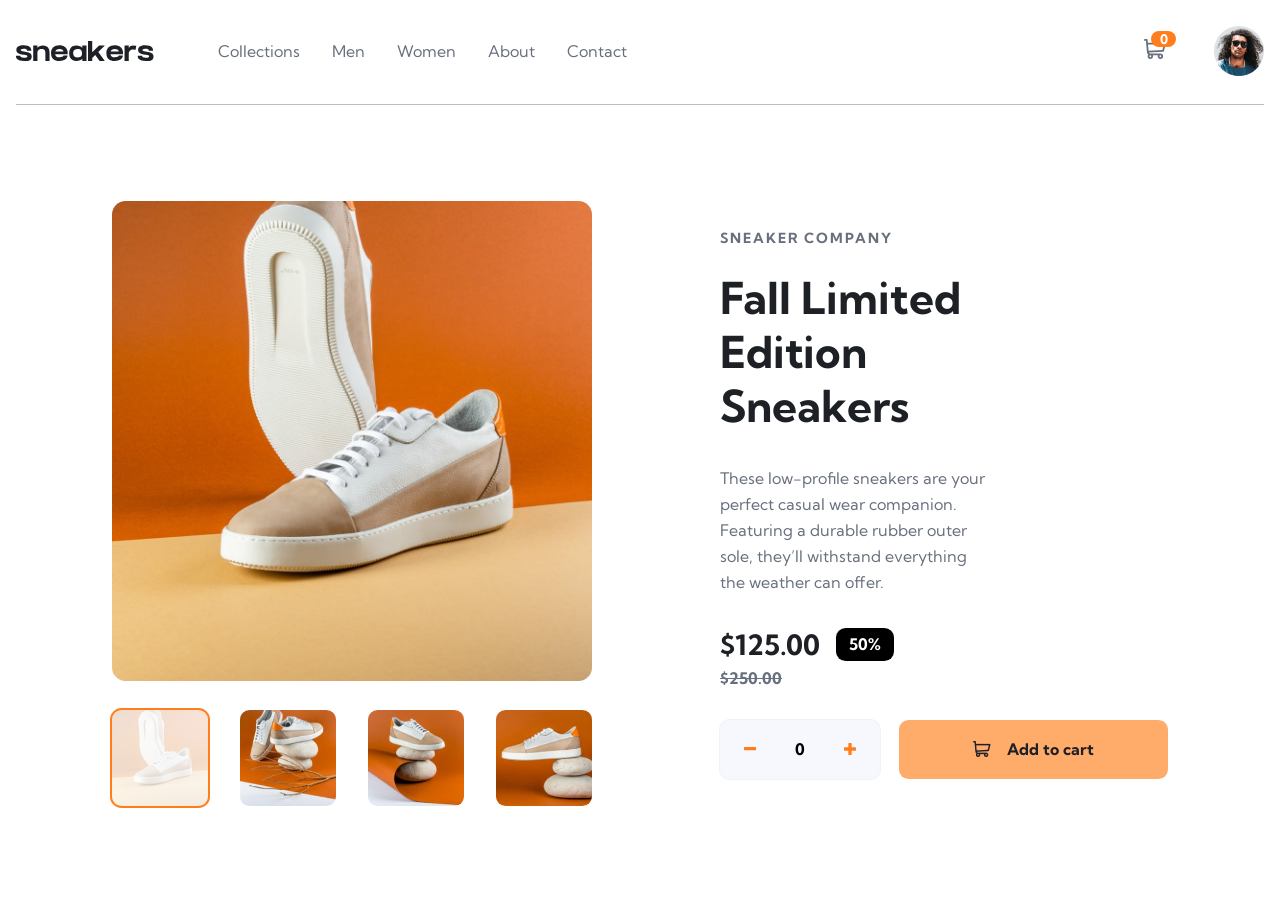
<file: index.html>
<!DOCTYPE html>
<html lang="en">
    <head>
        <meta charset="UTF-8">
        <meta name="viewport" content="width=device-width, initial-scale=1.0">
        <!-- displays site properly based on user's device -->
        <link rel="icon" type="image/png" sizes="32x32" href="./images/favicon-32x32.png">
        <link rel="stylesheet" href="./ecommerce-product.css">
        <link rel="preconnect" href="https://fonts.googleapis.com">
        <link rel="preconnect" href="https://fonts.gstatic.com" crossorigin>
        <link href="https://fonts.googleapis.com/css2?family=Kumbh+Sans:wght,YOPQ@100..900,300&display=swap" rel="stylesheet">
        <title>Frontend Mentor | E-commerce product page</title>
    </head>
    <body>
        <main class="main-container-page">
            <header class="header">
                <div class="header-left">
                    <button class="burger-menu">
                    <img src="./images/icon-menu.svg" alt="Menu Icon" class="menu-icon">
                    </button>
                    <img 
                        src="./images/logo.svg" 
                        alt="Sneakers logo"
                        class="header-logo"
                        >
                    <div class="overlay"></div>
                    <nav class="navigation">
                        <button class="close-menu">
                        <img src="./images/icon-close.svg" alt="CloseMenu Icon" class="close-icon">
                        </button>
                        <ul class="navbar">
                            <li><a href="#">Collections</a></li>
                            <li><a href="#">Men</a></li>
                            <li><a href="#">Women</a></li>
                            <li><a href="#">About</a></li>
                            <li><a href="#">Contact</a></li>
                        </ul>
                    </nav>
                </div>
                <div class="header-right">
                    <div class="cart-wrapper">
                        <button class="shopping-cart-btn">
                            <img src="./images/icon-cart.svg" alt="Shopping Cart" class="cart">
                            <div class="cart-count">
                                <span class="cart-quantity">0</span>
                            </div>
                        </button>
                        <img 
                            src="./images/image-avatar.png" 
                            alt="User Profile" 
                            class="avatar"
                            >
                    </div>
                </div>
                <div class="cart-basket" id="cartBasket">
                    <p class="cart-text">Cart</p>
                    <div class="cart-basket-item empty">
                        <p class="cart-notice">Your cart is empty.</p>
                    </div>
                    <div class="checkout-btn">
                        <button class="checkout empty">Checkout</button>
                    </div>
                </div>
            </header>
            <section class="product-container">
                <!-- product gallery -->
                <div class="product-gallery">
                    <figure class="main-image">
                        <button class="slider-btn prev">
                            <svg width="9" height="14" viewBox="0 0 9 14" fill="none" xmlns="http://www.w3.org/2000/svg">
                                <path d="M7.8356 1.06067L2.12132 6.77495L7.8356 12.4892" stroke="#1D2026" stroke-width="3"/>
                            </svg>
                        </button>
                        <img
                            src="./images/image-product-1.jpg" 
                            alt="Product One" 
                            id="mainProductImage"
                            >
                        <button class="slider-btn next">
                            <svg width="9" height="14" viewBox="0 0 9 14" fill="none" xmlns="http://www.w3.org/2000/svg">
                                <path d="M1.06067 1.06067L6.77495 6.77495L1.06067 12.4892" stroke="#1D2026" stroke-width="3"/>
                            </svg>
                        </button>
                    </figure>
                    <!-- product thumbnail -->
                    <div class="product-thumbnail">
                        <button class="thumb active" data-image="../images/image-product-1.jpg">
                        <img 
                            src="./images/image-product-1-thumbnail.jpg" 
                            alt="">
                        </button>
                        <button class="thumb" data-image="../images/image-product-2.jpg">
                        <img 
                            src="./images/image-product-2-thumbnail.jpg" 
                            alt="">
                        </button>
                        <button class="thumb" data-image="../images/image-product-3.jpg">
                        <img 
                            src="./images/image-product-3-thumbnail.jpg" 
                            alt="">
                        </button>
                        <button class="thumb" data-image="../images/image-product-4.jpg">
                        <img 
                            src="./images/image-product-4-thumbnail.jpg" 
                            alt="">
                        </button>
                    </div>
                </div>
                <!-- lightbox -->
                <div class="lightbox" id="lightbox">
                    <div class="lightbox-overlay">
                        <button class="close-lightbox">
                            <svg width="20" height="20" viewBox="0 0 20 20" fill="none" xmlns="http://www.w3.org/2000/svg">
                                <path fill-rule="evenodd" clip-rule="evenodd" d="M20 2.85714L17.1429 0L10 7.14286L2.85714 0L0 2.85714L7.14286 10L0 17.1429L2.85714 20L10 12.8571L17.1429 20L20 17.1429L12.8571 10L20 2.85714Z" fill="white"/>
                            </svg>
                        </button>
                        <figure class="lightbox-image">
                            <button class="slider-btn-lightbox lightbox-prev">
                                <svg width="9" height="14" viewBox="0 0 9 14" fill="none" xmlns="http://www.w3.org/2000/svg">
                                    <path d="M7.8356 1.06067L2.12132 6.77495L7.8356 12.4892" stroke="#1D2026" stroke-width="3"/>
                                </svg>
                            </button>
                            <img
                                src="./images/image-product-1.jpg"
                                alt="Product One"
                                id="lightboxMainImage"
                                >
                            <button class="slider-btn-lightbox lightbox-next">
                                <svg width="9" height="14" viewBox="0 0 9 14" fill="none" xmlns="http://www.w3.org/2000/svg">
                                    <path d="M1.06067 1.06067L6.77495 6.77495L1.06067 12.4892" stroke="#1D2026" stroke-width="3"/>
                                </svg>
                            </button>
                        </figure>
                        <!-- product thumbnail -->
                        <div class="product-thumbnail">
                            <button class="thumb active" data-image="../images/image-product-1.jpg">
                            <img 
                                src="./images/image-product-1-thumbnail.jpg" 
                                alt="">
                            </button>
                            <button class="thumb" data-image="../images/image-product-2.jpg">
                            <img 
                                src="./images/image-product-2-thumbnail.jpg" 
                                alt="">
                            </button>
                            <button class="thumb" data-image="../images/image-product-3.jpg">
                            <img 
                                src="./images/image-product-3-thumbnail.jpg" 
                                alt="">
                            </button>
                            <button class="thumb" data-image="../images/image-product-4.jpg">
                            <img 
                                src="./images/image-product-4-thumbnail.jpg" 
                                alt="">
                            </button>
                        </div>
                    </div>
                </div>
                <!-- product details -->
                <div class="product-details">
                    <p class="sneaker-company">Sneaker Company</p>
                    <h1 class="product-header">Fall Limited Edition Sneakers</h1>
                    <p class="product-details-txt">
                        These low-profile sneakers are your perfect casual wear companion. Featuring a 
                        durable rubber outer sole, they’ll withstand everything the weather can offer.
                    </p>
                    <div class="pricing">
                        <p class="discounted-price">$125.00</p>
                        <p class="discount-percentage">50%</p>
                    </div>
                    <p class="original-price">$250.00</p>
                    <div class="purchase-controls">
                        <div class="quantity-container">
                            <img src="./images/icon-minus.svg" alt="" class="minus">
                            <span class="quantity-count">0</span>
                            <img src="./images/icon-plus.svg" alt="" class="plus">
                        </div>
                        <button type="button" class="add-to-cart-btn">
                            <img src="./images/cart-black.png" alt="">
                            <p>Add to cart</p>
                        </button>
                    </div>
                </div>
            </section>
        </main>
        <script src="./ecommerce-product.js"></script>
    </body>
</html>
</file>
<file: ecommerce-product.css>
* {
	padding: 0;
	margin: 0;
	scroll-behavior: smooth;
	box-sizing: border-box;
	font-family: "Kumbh Sans", sans-serif;
}

:root {
	--Orange: hsl(26, 100%, 55%);
	--Orange-ii: #FFAB6A;
	--Pale-orange: hsl(25, 100%, 94%);

	--Very-dark-blue: hsl(220, 13%, 13%);
	--Dark-grayish-blue: hsl(219, 9%, 45%);
	--Grayish-blue: hsl(220, 14%, 75%);
	--Light-grayish-blue: hsl(223, 64%, 98%);
	--White: hsl(0, 0%, 100%);
	--Black: hsl(0, 0%, 0%);

	--fw-regular: 400;
	--fw-bold: 700;

	--fs-xs: 0.75rem;
	--fs-sm: 0.875rem;
	--fs-base: 1rem;
	--fs-md: 1.25rem;
	--fs-lg: 1.75rem;
	--fs-xl: 2.75rem;

	--fs-heading: clamp(1.75rem, 5vw, 2.75rem);

	--padding-sm: 1.25rem;
	--padding-md: 2rem;

	--space-xs: 0.4rem;
	--space-sm: 0.8rem;
	--space-md: 1rem;
	--space-lg: 1.2rem;
	--space-xl: 1.4rem;
	--space-2xl: 1.5rem; 
	--space-3xl: 1.8rem;
	--space-4xl: 2.8rem;
}

body  {
	display: flex;
	justify-content: center;
	background-color: var(--White);
}

.main-container-page {
	width: 100%;
	max-width: 1400px;
    margin: 0 auto;
    padding: var(--space-md);
}

header {
	display: flex;
	position: relative;
	align-items: center;
	margin-top: 0.6rem;
	padding-bottom: var(--space-3xl);
	border-bottom: 1px solid var(--Grayish-blue);
	justify-content: space-between;
}

.header-left {
	gap: 4rem;
	display: flex;
	align-items: center;
}

.navbar {
	gap: 2rem;
	display: flex;
	list-style: none;
}

a {
	position: relative;
	text-decoration: none;
	padding-bottom: 2.8rem;
	font-size: var(--fs-base);
	color: var(--Dark-grayish-blue);
	font-weight: var(--fw-regular);
}

a::after {
	content: "";
	position: absolute;
	left: 0;
	bottom: 0;
	height: 4px;
	width: 0%;
	transition: width 0.3s ease;
	background-color: var(--Orange);
}

a:hover::after {
	width: 100%;
	animation: heartbeat116 1.5s ease-in-out 0.3s infinite;
}

/* CART BASKET */
.cart-basket {
	top: 4rem;
	width: calc(100% - 0.5rem);
	right: -4rem;
	z-index: 1000;
	height: auto;
	display: none;
	max-width: 22.75rem;
	min-height: 12.5rem;
	position: absolute;
	flex-direction: column;
	align-items: stretch;
	background: var(--White);
    justify-content: center;
	border-radius: var(--space-sm);
	padding: var(--space-2xl) 0 var(--space-2xl) 0;
	box-shadow: rgba(100, 100, 111, 0.2) 0px 7px 29px 0px;
}

.cart-basket.show {
	display: block;
}

.cart-basket-item {
	height: 11vh;
	display: flex;
	align-items: center;
	flex-direction: column;
	justify-content: center;
}

.cart-text {
    padding-bottom: 1.4rem;
	font-size: var(--fs-base);
	font-weight: var(--fw-bold);
	padding-left: var(--space-sm);
	border-bottom: 1px solid var(--Grayish-blue);
}

.cart-notice {
    text-align: center;
	font-weight: var(--fw-bold);
	padding-top: var(--space-md);
	color: var(--Dark-grayish-blue);
}

.cart-basket .cart-item {
    gap: var(--space-lg);
    display: flex;
	align-items: center;
	justify-content: center;
}

.cart-basket .cart-basket-item img {
	width: 3.125rem;
	height: 3.125rem;
	object-fit: cover;
	border-radius: var(--space-xs);
}

.cart-wrapper {
	gap: 3rem;
	display: flex;
	position: relative;
	align-items: center;
}

.cart-count {
	top: -8px;
	right: -10px;
	display: flex;
	cursor: pointer;
	min-height: 0.5rem;
	position: absolute;
	align-items: center;
	color: var(--White);
	min-width: 1.5625rem;
	border-radius: 0.625rem;
	justify-content: center;
	background-color: var(--Orange);
	font-weight: var(--fw-bold);
}

.shopping-cart-btn {
	border: none;
	cursor: pointer;
	background: none;
	position: relative;
}

.cart-basket-item.empty .cart-item {
	display: none;
}

.checkout.empty {
	display: none;
}

.cart-basket-item:not(.empty) .cart-notice {
	display: none;
}

.checkout-btn {
	display: flex;
	align-items: center;
	justify-content: center;
}

.checkout {
	width: 90%;
	border: none;
	cursor: pointer;
	border-radius: 0.6rem;
	font-size: var(--fs-base);
	font-weight: var(--fw-bold);
	background-color: var(--Orange);
	padding: var(--space-md) var(--space-md);
}

.delete-item {
	border: none;
	cursor: pointer;
	background: none;
}

.item-details p,
.item-details-txt {
	margin-bottom: var(--space-xs);
	color: var(--Dark-grayish-blue);
}

.total-price {
	color: var(--Black);
	font-weight: var(--fw-bold);
}

.avatar {
    cursor: pointer;
	object-fit: cover;
	width: clamp(1.875rem, 5vw, 50px);
}

.avatar:hover {
    border-radius: 50%;
    border: 2px solid var(--Orange);
}

.burger-menu,
.close-menu {
	display: none;
}

.overlay {
	position: fixed;
	top: 0;
	left: 0;
	width: 100%;
	height: 100vh;
	background: rgba(0, 0, 0, 0.75);
	opacity: 0;
	visibility: hidden;
	transition: 0.3s ease;
	z-index: 1;
}

.overlay.active {
	opacity: 1;
	visibility: visible;
}

.product-container {
	gap: 8rem;
	display: flex;
	margin: 6rem;
	align-items: center;
}

.product-gallery figure {
	width: 100%;
	max-width: none;
	margin: 0;
}

.product-gallery figure img {
	width: 100%;
	height: auto;
	cursor: pointer;
	display: block;
	max-width: 500px;
	border-radius: 0.85rem;
}

.slider-btn {
	display: none;
}

/* thumbnails */
.product-thumbnail {
	gap: 2rem;
	display: flex;
	margin-top: var(--space-3xl);
}

.product-thumbnail button {
	padding: 0;
	border: none;
	cursor: pointer;
	border-radius: 0.6rem;
	background: var(--White);
}

.product-thumbnail img {
	width: 6rem;
	height: 6rem;
	display: block;
	object-fit: cover;
	border-radius: 0.6rem;
}

.product-thumbnail img:hover {
	opacity: 0.4;
}

.product-thumbnail button.active {
	border-radius: 0.6rem;
	outline: 2px solid var(--Orange);
}

.product-thumbnail button.active img {
	opacity: 0.2;
}

/* product-details */
.sneaker-company {
	letter-spacing: 0.12rem;
	text-transform: uppercase;
	color: var(--Dark-grayish-blue);
	font-size: var(--fs-sm);
	font-weight: var(--fw-bold);
}

.product-header {
	width: 70%;
	margin-top: var(--space-2xl);
	color: var(--Very-dark-blue);
	font-size: var(--fs-heading);
	margin-bottom: var(--padding-md);
}

.product-details-txt {
	width: 60%;
	line-height: 1.625;
	margin-bottom: 2rem;
	font-size: var(--fs-base);
	color: var(--Dark-grayish-blue);
}

.pricing {
    display: flex;
	align-items: center;
	gap: var(--space-md);
}

.discounted-price {
	color: var(--Very-dark-blue);
	font-size: var(--fs-lg);
	font-weight: var(--fw-bold);
}

.discount-percentage {
	color: var(--White);
	border-radius: 0.6rem;
	font-weight: var(--fw-bold);
	background-color: var(--Black);
	padding: var(--space-xs) var(--space-sm);
}

.original-price {
	margin-top: var(--space-xs);
	margin-bottom: var(--padding-md);
	text-decoration: line-through;
	color: var(--Dark-grayish-blue);
	font-size: var(--fs-base);
	font-weight: var(--fw-bold);
}

.purchase-controls {
    display: flex;
	gap: var(--space-lg);
	align-items: center;
}

.quantity-container {
	padding: var(--space-lg) var(--space-2xl);
	border-radius: 0.6rem;
	display: flex;
	align-items: center;
	justify-content: space-between;
	background-color: var(--Light-grayish-blue);
	width: 100%;
	max-width: 160px;
	box-shadow: rgba(0, 0, 0, 0.05) 0px 0px 0px 1px;
}

.quantity-container img {
	cursor: pointer;
}

.quantity-count {
	font-weight: var(--fw-bold);
}

.add-to-cart-btn {
	gap: var(--space-md);
	width: 100%;
	border: none;
	display: flex;
	cursor: pointer;
	max-width: 320px;
	align-items: center;
	border-radius: 0.6rem;
	justify-content: center;
	transition: all ease 0.3s;
	background-color: var(--Orange);
	padding: var(--space-lg) var(--space-2xl);
	box-shadow: 0px 10px 50px 10px rgba(255, 126, 27, 0.25);
}

.add-to-cart-btn:disabled {
	box-shadow: none;
}

.add-to-cart-btn:disabled,
.add-to-cart-btn:hover {
	background-color: var(--Orange-ii);
}

.add-to-cart-btn p,
.add-to-cart-btn img {
	color: var(--Very-dark-blue);
	font-size: var(--fs-base);
	font-weight: var(--fw-bold);
}

/* LIGHTBOX */
.lightbox {
	inset: 0;
	display: none;
	z-index: 1000;
	position: fixed;
	background: rgba(0, 0, 0, .75);
}

.lightbox.show {
	display: block;
}

.lightbox-overlay {
	top: 50%;
	left: 50%;
	position: absolute;
	transform: translate(-50%, -50%);
}

.lightbox-image {
	position: relative;
}

.lightbox-image img {
	width: 31.25rem;
	border-radius: 0.75rem;
}

.close-lightbox {
	right: 0;
	border: none;
	top: -2.5rem;
	cursor: pointer;
	background: none;
	position: absolute;
	color: var(--White);
}

.close-lightbox svg {
	width: var(--space-sm);
	transition: all ease 0.3s;
}

.close-lightbox svg:hover path {
	fill: var(--Orange);
}

.slider-btn-lightbox {
	top: 50%;
	width: 3rem;
	height: 3rem;
	border: none;
	cursor: pointer;
	border-radius: 50%;
	transform: translateY(-50%);
	position: absolute;
	background: var(--White);
}

.lightbox-prev {
	left: -1.5rem;
}

.lightbox-next {
    right: -1.5rem;
}

@media (max-width: 1024px) {
	body {
		margin-left: 3rem;
		margin-right: 3rem;
	}

	.navigation {
		top: 0;
		z-index: 1001;
		left: -16.5625rem;
		width: 16.5625rem;
		height: 100vh;
		position: fixed;
		transition: left 0.3s ease;
		background-color: var(--White);
		padding: var(--space-2xl) var(--space-2xl);
	}

	.navigation.active {
		left: 0;
	}

	.navbar {
		display: flex;
		margin-top: 3rem;
		flex-direction: column;
	}

	.burger-menu,
	.close-menu {
		display: block;
		border: none;
		background: none;
	}

	header {
		margin-top: 0;
		border-bottom: 0;
	}

	.header-left,
    .header-right {
		gap: var(--space-md);
	}

	li a {
		color: var(--Very-dark-blue);
		font-weight: var(--fw-bold);
	}

	.product-container {
		margin: 0;
		gap: 2rem;
		flex-direction: column;
	}

	.product-gallery figure {
		width: 100%;
		max-width: none;
		aspect-ratio: 16 / 9;
	}

	.product-gallery figure img {
		width: 100%;
		height: 100%;
		max-width: none;
		object-fit: cover;
	}

	.product-thumbnail {
		display: none;
	}

	.quantity-container,
	.add-to-cart-btn {
		width: 100%;
		max-width: none;
	}

	.main-image {
		position: relative;
	}

	.slider-btn {
		display: flex;
		position: absolute;
		top: 50%;
		transform: translateY(-50%);
		width: 2.5rem;
		height: 2.5rem;
		border: none;
		border-radius: 50%;
		cursor: pointer;
		align-items: center;
		background: var(--White);
		justify-content: center;
	}

	.prev {
		left: var(--space-md);
	}

    .next {
        right: var(--space-md);
    }

    .cart-basket {
        right: 0;
        left: auto;
        width: 100%;
        max-width: 22.75rem;
        border-radius: var(--space-sm);
        box-shadow: rgba(100, 100, 111, 0.2) 0px 7px 29px 0px;
    }

	.lightbox,
	.lightbox.show {
		display: none;
	}
}

@media (max-width: 768px) {
	.product-container {
		gap: 2rem;
	}

	.product-header,
	.product-details-txt {
		width: 100%;
	}

	.product-gallery figure {
		width: 100%;
		max-width: none;
		margin: 0;
	}

	.product-gallery figure img {
		display: block;
		height: 100%;
		object-fit: cover;
	}
}

@media (max-width: 640px) {
	.purchase-controls {
		flex-direction: column;
	}
}

@media (max-width: 486px) {
	body {
		margin: 0;
	}

	.product-gallery figure img {
		display: block;
		width: 100vw;
		height: auto;
		max-height: 18.75rem;
		border-radius: 0;
	}

	.quantity-container,
	.add-to-cart-btn {
		width: 100%;
		max-width: none;
	}

	.cart-wrapper {
		gap: 2rem;
	}

    .cart-basket-item {
        gap: 0;
    }
}

@media (max-width: 375px) {
    .cart-basket .cart-basket-item {
        display: flex;
    }
}
</file>
<file: src/ecommerce-product.css>
* {
	padding: 0;
	margin: 0;
	scroll-behavior: smooth;
	box-sizing: border-box;
	font-family: "Kumbh Sans", sans-serif;
}

:root {
	--Orange: hsl(26, 100%, 55%);
	--Orange-ii: #FFAB6A;
	--Pale-orange: hsl(25, 100%, 94%);

	--Very-dark-blue: hsl(220, 13%, 13%);
	--Dark-grayish-blue: hsl(219, 9%, 45%);
	--Grayish-blue: hsl(220, 14%, 75%);
	--Light-grayish-blue: hsl(223, 64%, 98%);
	--White: hsl(0, 0%, 100%);
	--Black: hsl(0, 0%, 0%);

	--fw-regular: 400;
	--fw-bold: 700;

	--fs-xs: 0.75rem;
	--fs-sm: 0.875rem;
	--fs-base: 1rem;
	--fs-md: 1.25rem;
	--fs-lg: 1.75rem;
	--fs-xl: 2.75rem;

	--fs-heading: clamp(1.75rem, 5vw, 2.75rem);

	--padding-sm: 1.25rem;
	--padding-md: 2rem;

	--space-xs: 0.4rem;
	--space-sm: 0.8rem;
	--space-md: 1rem;
	--space-lg: 1.2rem;
	--space-xl: 1.4rem;
	--space-2xl: 1.5rem; 
	--space-3xl: 1.8rem;
	--space-4xl: 2.8rem;
}

body  {
	display: flex;
	justify-content: center;
	background-color: var(--White);
}

.main-container-page {
	width: 100%;
	max-width: 1400px;
    margin: 0 auto;
    padding: var(--space-md);
}

header {
	display: flex;
	position: relative;
	align-items: center;
	margin-top: 0.6rem;
	padding-bottom: var(--space-3xl);
	border-bottom: 1px solid var(--Grayish-blue);
	justify-content: space-between;
}

.header-left {
	gap: 4rem;
	display: flex;
	align-items: center;
}

.navbar {
	gap: 2rem;
	display: flex;
	list-style: none;
}

a {
	position: relative;
	text-decoration: none;
	padding-bottom: 2.8rem;
	font-size: var(--fs-base);
	color: var(--Dark-grayish-blue);
	font-weight: var(--fw-regular);
}

a::after {
	content: "";
	position: absolute;
	left: 0;
	bottom: 0;
	height: 4px;
	width: 0%;
	transition: width 0.3s ease;
	background-color: var(--Orange);
}

a:hover::after {
	width: 100%;
	animation: heartbeat116 1.5s ease-in-out 0.3s infinite;
}

/* CART BASKET */
.cart-basket {
	top: 4rem;
	width: calc(100% - 0.5rem);
	right: -4rem;
	z-index: 1000;
	height: auto;
	display: none;
	max-width: 22.75rem;
	min-height: 12.5rem;
	position: absolute;
	flex-direction: column;
	align-items: stretch;
	background: var(--White);
    justify-content: center;
	border-radius: var(--space-sm);
	padding: var(--space-2xl) 0 var(--space-2xl) 0;
	box-shadow: rgba(100, 100, 111, 0.2) 0px 7px 29px 0px;
}

.cart-basket.show {
	display: block;
}

.cart-basket-item {
	height: 11vh;
	display: flex;
	align-items: center;
	flex-direction: column;
	justify-content: center;
}

.cart-text {
    padding-bottom: 1.4rem;
	font-size: var(--fs-base);
	font-weight: var(--fw-bold);
	padding-left: var(--space-sm);
	border-bottom: 1px solid var(--Grayish-blue);
}

.cart-notice {
    text-align: center;
	font-weight: var(--fw-bold);
	padding-top: var(--space-md);
	color: var(--Dark-grayish-blue);
}

.cart-basket .cart-item {
    gap: var(--space-lg);
    display: flex;
	align-items: center;
	justify-content: center;
}

.cart-basket .cart-basket-item img {
	width: 3.125rem;
	height: 3.125rem;
	object-fit: cover;
	border-radius: var(--space-xs);
}

.cart-wrapper {
	gap: 3rem;
	display: flex;
	position: relative;
	align-items: center;
}

.cart-count {
	top: -8px;
	right: -10px;
	display: flex;
	cursor: pointer;
	min-height: 0.5rem;
	position: absolute;
	align-items: center;
	color: var(--White);
	min-width: 1.5625rem;
	border-radius: 0.625rem;
	justify-content: center;
	background-color: var(--Orange);
	font-weight: var(--fw-bold);
}

.shopping-cart-btn {
	border: none;
	cursor: pointer;
	background: none;
	position: relative;
}

.cart-basket-item.empty .cart-item {
	display: none;
}

.checkout.empty {
	display: none;
}

.cart-basket-item:not(.empty) .cart-notice {
	display: none;
}

.checkout-btn {
	display: flex;
	align-items: center;
	justify-content: center;
}

.checkout {
	width: 90%;
	border: none;
	cursor: pointer;
	border-radius: 0.6rem;
	font-size: var(--fs-base);
	font-weight: var(--fw-bold);
	background-color: var(--Orange);
	padding: var(--space-md) var(--space-md);
}

.delete-item {
	border: none;
	cursor: pointer;
	background: none;
}

.item-details p,
.item-details-txt {
	margin-bottom: var(--space-xs);
	color: var(--Dark-grayish-blue);
}

.total-price {
	color: var(--Black);
	font-weight: var(--fw-bold);
}

.avatar {
    cursor: pointer;
	object-fit: cover;
	width: clamp(1.875rem, 5vw, 50px);
}

.avatar:hover {
    border-radius: 50%;
    border: 2px solid var(--Orange);
}

.burger-menu,
.close-menu {
	display: none;
}

.overlay {
	position: fixed;
	top: 0;
	left: 0;
	width: 100%;
	height: 100vh;
	background: rgba(0, 0, 0, 0.75);
	opacity: 0;
	visibility: hidden;
	transition: 0.3s ease;
	z-index: 1;
}

.overlay.active {
	opacity: 1;
	visibility: visible;
}

.product-container {
	gap: 8rem;
	display: flex;
	margin: 6rem;
	align-items: center;
}

.product-gallery figure {
	width: 100%;
	max-width: none;
	margin: 0;
}

.product-gallery figure img {
	width: 100%;
	height: auto;
	cursor: pointer;
	display: block;
	max-width: 500px;
	border-radius: 0.85rem;
}

.slider-btn {
	display: none;
}

/* thumbnails */
.product-thumbnail {
	gap: 2rem;
	display: flex;
	margin-top: var(--space-3xl);
}

.product-thumbnail button {
	padding: 0;
	border: none;
	cursor: pointer;
	border-radius: 0.6rem;
	background: var(--White);
}

.product-thumbnail img {
	width: 6rem;
	height: 6rem;
	display: block;
	object-fit: cover;
	border-radius: 0.6rem;
}

.product-thumbnail img:hover {
	opacity: 0.4;
}

.product-thumbnail button.active {
	border-radius: 0.6rem;
	outline: 2px solid var(--Orange);
}

.product-thumbnail button.active img {
	opacity: 0.2;
}

/* product-details */
.sneaker-company {
	letter-spacing: 0.12rem;
	text-transform: uppercase;
	color: var(--Dark-grayish-blue);
	font-size: var(--fs-sm);
	font-weight: var(--fw-bold);
}

.product-header {
	width: 70%;
	margin-top: var(--space-2xl);
	color: var(--Very-dark-blue);
	font-size: var(--fs-heading);
	margin-bottom: var(--padding-md);
}

.product-details-txt {
	width: 60%;
	line-height: 1.625;
	margin-bottom: 2rem;
	font-size: var(--fs-base);
	color: var(--Dark-grayish-blue);
}

.pricing {
    display: flex;
	align-items: center;
	gap: var(--space-md);
}

.discounted-price {
	color: var(--Very-dark-blue);
	font-size: var(--fs-lg);
	font-weight: var(--fw-bold);
}

.discount-percentage {
	color: var(--White);
	border-radius: 0.6rem;
	font-weight: var(--fw-bold);
	background-color: var(--Black);
	padding: var(--space-xs) var(--space-sm);
}

.original-price {
	margin-top: var(--space-xs);
	margin-bottom: var(--padding-md);
	text-decoration: line-through;
	color: var(--Dark-grayish-blue);
	font-size: var(--fs-base);
	font-weight: var(--fw-bold);
}

.purchase-controls {
    display: flex;
	gap: var(--space-lg);
	align-items: center;
}

.quantity-container {
	padding: var(--space-lg) var(--space-2xl);
	border-radius: 0.6rem;
	display: flex;
	align-items: center;
	justify-content: space-between;
	background-color: var(--Light-grayish-blue);
	width: 100%;
	max-width: 160px;
	box-shadow: rgba(0, 0, 0, 0.05) 0px 0px 0px 1px;
}

.quantity-container img {
	cursor: pointer;
}

.quantity-count {
	font-weight: var(--fw-bold);
}

.add-to-cart-btn {
	gap: var(--space-md);
	width: 100%;
	border: none;
	display: flex;
	cursor: pointer;
	max-width: 320px;
	align-items: center;
	border-radius: 0.6rem;
	justify-content: center;
	transition: all ease 0.3s;
	background-color: var(--Orange);
	padding: var(--space-lg) var(--space-2xl);
	box-shadow: 0px 10px 50px 10px rgba(255, 126, 27, 0.25);
}

.add-to-cart-btn:disabled {
	box-shadow: none;
}

.add-to-cart-btn:disabled,
.add-to-cart-btn:hover {
	background-color: var(--Orange-ii);
}

.add-to-cart-btn p,
.add-to-cart-btn img {
	color: var(--Very-dark-blue);
	font-size: var(--fs-base);
	font-weight: var(--fw-bold);
}

/* LIGHTBOX */
.lightbox {
	inset: 0;
	display: none;
	z-index: 1000;
	position: fixed;
	background: rgba(0, 0, 0, .75);
}

.lightbox.show {
	display: block;
}

.lightbox-overlay {
	top: 50%;
	left: 50%;
	position: absolute;
	transform: translate(-50%, -50%);
}

.lightbox-image {
	position: relative;
}

.lightbox-image img {
	width: 31.25rem;
	border-radius: 0.75rem;
}

.close-lightbox {
	right: 0;
	border: none;
	top: -2.5rem;
	cursor: pointer;
	background: none;
	position: absolute;
	color: var(--White);
}

.close-lightbox svg {
	width: var(--space-sm);
	transition: all ease 0.3s;
}

.close-lightbox svg:hover path {
	fill: var(--Orange);
}

.slider-btn-lightbox {
	top: 50%;
	width: 3rem;
	height: 3rem;
	border: none;
	cursor: pointer;
	border-radius: 50%;
	transform: translateY(-50%);
	position: absolute;
	background: var(--White);
}

.lightbox-prev {
	left: -1.5rem;
}

.lightbox-next {
    right: -1.5rem;
}

@media (max-width: 1024px) {
	body {
		margin-left: 3rem;
		margin-right: 3rem;
	}

	.navigation {
		top: 0;
		z-index: 1001;
		left: -16.5625rem;
		width: 16.5625rem;
		height: 100vh;
		position: fixed;
		transition: left 0.3s ease;
		background-color: var(--White);
		padding: var(--space-2xl) var(--space-2xl);
	}

	.navigation.active {
		left: 0;
	}

	.navbar {
		display: flex;
		margin-top: 3rem;
		flex-direction: column;
	}

	.burger-menu,
	.close-menu {
		display: block;
		border: none;
		background: none;
	}

	header {
		margin-top: 0;
		border-bottom: 0;
	}

	.header-left,
    .header-right {
		gap: var(--space-md);
	}

	li a {
		color: var(--Very-dark-blue);
		font-weight: var(--fw-bold);
	}

	.product-container {
		margin: 0;
		gap: 2rem;
		flex-direction: column;
	}

	.product-gallery figure {
		width: 100%;
		max-width: none;
		aspect-ratio: 16 / 9;
	}

	.product-gallery figure img {
		width: 100%;
		height: 100%;
		max-width: none;
		object-fit: cover;
	}

	.product-thumbnail {
		display: none;
	}

	.quantity-container,
	.add-to-cart-btn {
		width: 100%;
		max-width: none;
	}

	.main-image {
		position: relative;
	}

	.slider-btn {
		display: flex;
		position: absolute;
		top: 50%;
		transform: translateY(-50%);
		width: 2.5rem;
		height: 2.5rem;
		border: none;
		border-radius: 50%;
		cursor: pointer;
		align-items: center;
		background: var(--White);
		justify-content: center;
	}

	.prev {
		left: var(--space-md);
	}

    .next {
        right: var(--space-md);
    }

    .cart-basket {
        right: 0;
        left: auto;
        width: 100%;
        max-width: 22.75rem;
        border-radius: var(--space-sm);
        box-shadow: rgba(100, 100, 111, 0.2) 0px 7px 29px 0px;
    }

	.lightbox,
	.lightbox.show {
		display: none;
	}
}

@media (max-width: 768px) {
	.product-container {
		gap: 2rem;
	}

	.product-header,
	.product-details-txt {
		width: 100%;
	}

	.product-gallery figure {
		width: 100%;
		max-width: none;
		margin: 0;
	}

	.product-gallery figure img {
		display: block;
		height: 100%;
		object-fit: cover;
	}
}

@media (max-width: 640px) {
	.purchase-controls {
		flex-direction: column;
	}
}

@media (max-width: 486px) {
	body {
		margin: 0;
	}

	.product-gallery figure img {
		display: block;
		width: 100vw;
		height: auto;
		max-height: 18.75rem;
		border-radius: 0;
	}

	.quantity-container,
	.add-to-cart-btn {
		width: 100%;
		max-width: none;
	}

	.cart-wrapper {
		gap: 2rem;
	}

    .cart-basket-item {
        gap: 0;
    }
}

@media (max-width: 375px) {
    .cart-basket .cart-basket-item {
        display: flex;
    }
}
</file>
